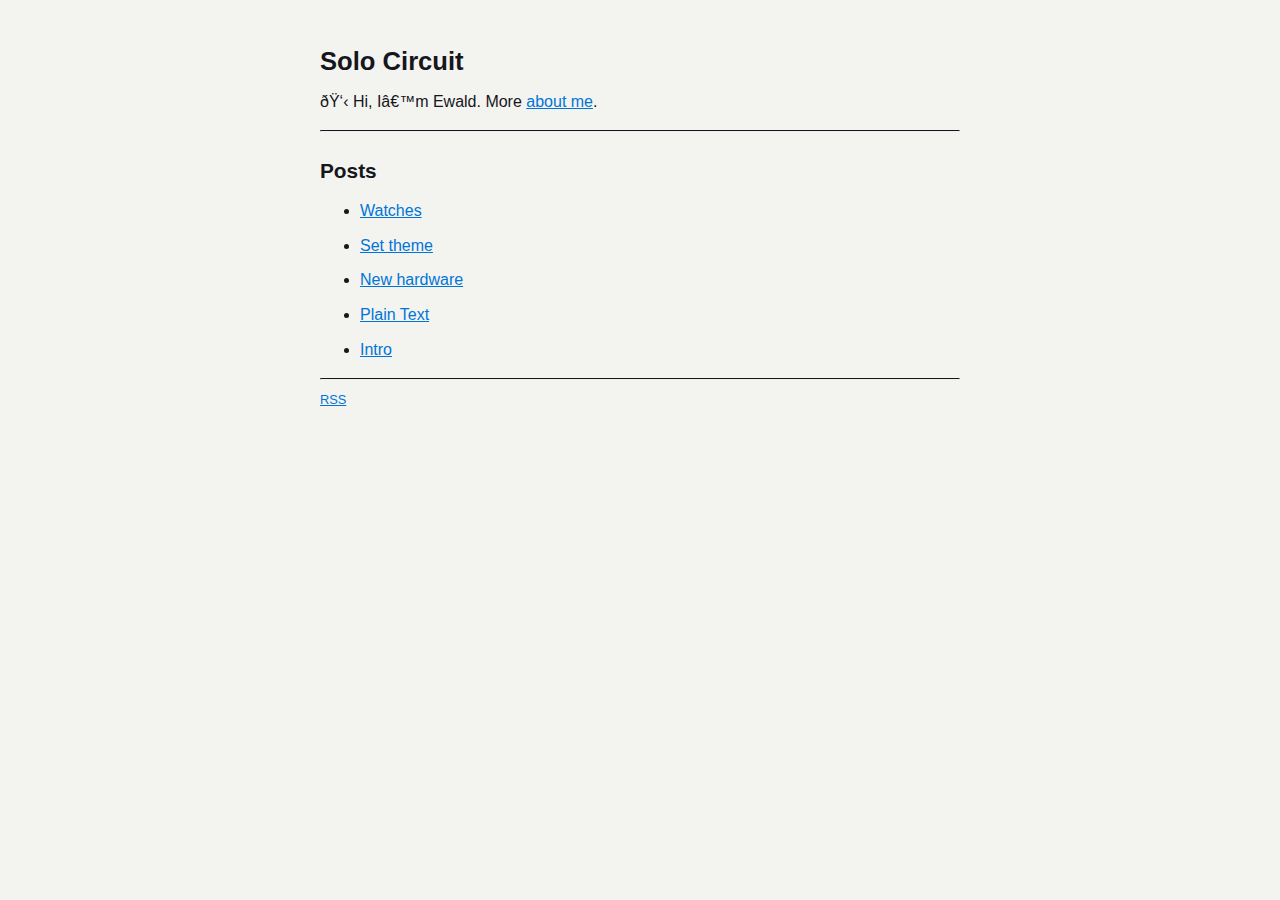
<file: index.html>
<!DOCTYPE html>
<html lang="en"><head>
  <meta content="text/html; charset=UTF-8" name="Content-Type">
  <meta http-equiv="X-UA-Compatible" content="IE=edge">
  <meta name="viewport" content="width=device-width">
  <title>Solo Circuit</title>
  
  <meta property="og:url" content="https://el1euw.github.io/">
  <link rel="canonical" href="https://el1euw.github.io/">
  
  <meta property="og:site_name" content="Solo Circuit">
  <meta property="og:type" content="website">
  <meta property="og:title" content="Solo Circuit">
  <meta property="og:description" content="Slowtech is a state of mind, not a lack of gadgets.">
  <meta name="description" content="Slowtech is a state of mind, not a lack of gadgets.">
  <link rel="stylesheet" href="/assets/main.css">
  <link rel="icon" href="/assets/favicon.png" type="image/png">
  <link rel="alternate" type="application/rss+xml" title="Solo Circuit RSS feed" href="/feed.xml">
</head>
<body>
    <header>
  <h1>Solo Circuit</h1>
</header>

<main>

<p>👋 Hi, I’m Ewald. More <a href="about">about me</a>.</p>


<hr><h2>Posts</h2>
    <ul class="more-space">
            <li><a class="post-link" href="/posts/watches.html">Watches</a></li>
          
            <li><a class="post-link" href="/posts/set-theme.html">Set theme</a></li>
          
            <li><a class="post-link" href="/posts/new-hardware.html">New hardware</a></li>
          
            <li><a class="post-link" href="/posts/plain-text.html">Plain Text</a></li>
          
            <li><a class="post-link" href="/posts/intro.html">Intro</a></li>
          </ul><footer>
  <hr>
  <p class="muted small"><a href="https://el1euw.github.io/feed.xml">RSS</a></p>
</footer>
</main>

  </body>
</html>
</file>
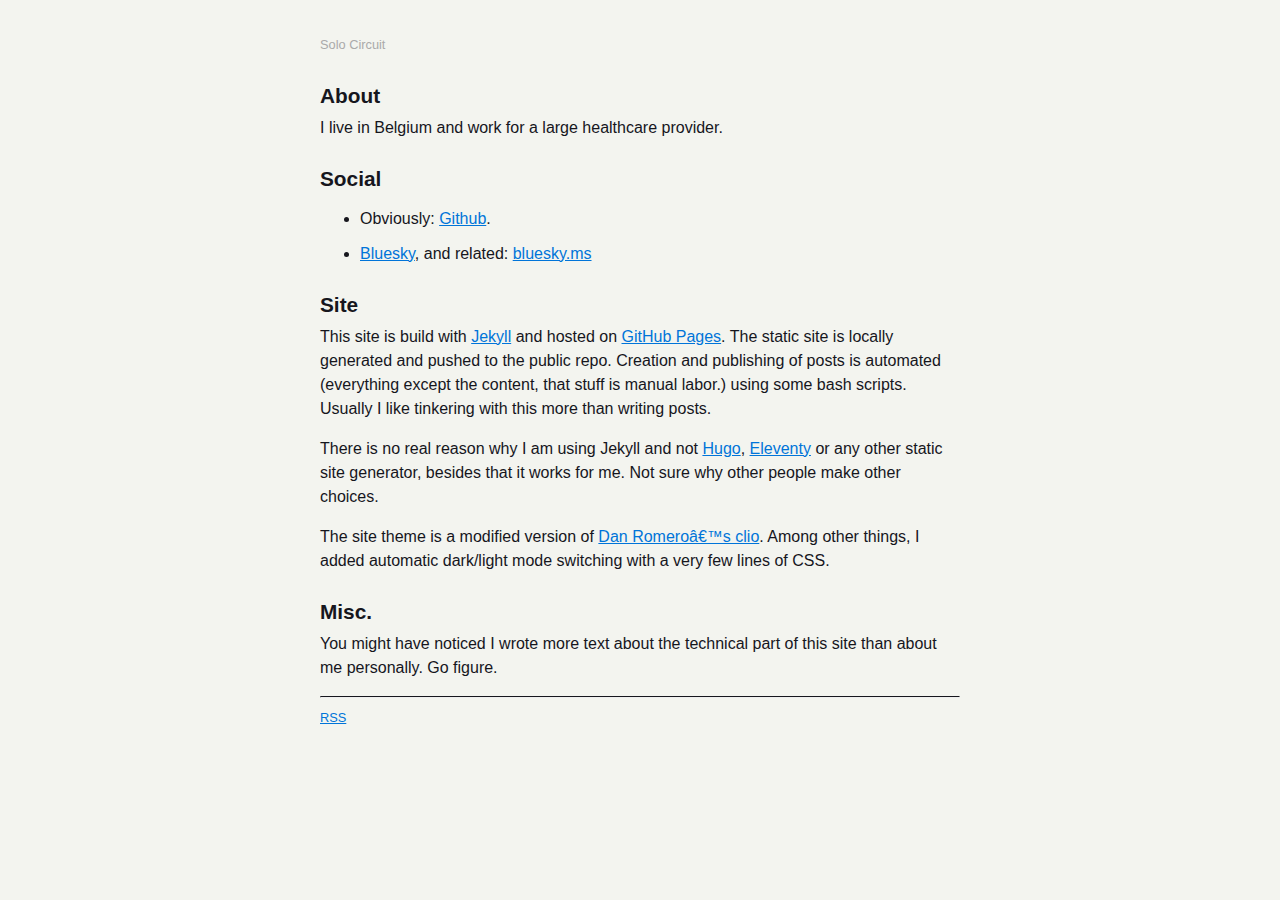
<file: about.html>
<!DOCTYPE html>
<html lang="en"><head>
  <meta content="text/html; charset=UTF-8" name="Content-Type">
  <meta http-equiv="X-UA-Compatible" content="IE=edge">
  <meta name="viewport" content="width=device-width">
  <title>Solo Circuit</title>
  
  <meta property="og:url" content="https://el1euw.github.io/about.html">
  <link rel="canonical" href="https://el1euw.github.io/about.html">
  
  <meta property="og:site_name" content="Solo Circuit">
  <meta property="og:type" content="website">
  <meta property="og:title" content="Solo Circuit">
  <meta property="og:description" content="Slowtech is a state of mind, not a lack of gadgets.">
  <meta name="description" content="Slowtech is a state of mind, not a lack of gadgets.">
  <link rel="stylesheet" href="/assets/main.css">
  <link rel="icon" href="/assets/favicon.png" type="image/png">
  <link rel="alternate" type="application/rss+xml" title="Solo Circuit RSS feed" href="/feed.xml">
</head>
<body>
    <a class="muted small" href="/">Solo Circuit</a>
<h1></h1>
<h2 id="about">About</h2>
<p>I live in Belgium and work for a large healthcare provider.</p>

<h2 id="social">Social</h2>
<ul>
  <li>Obviously:  <a href="https://github.com/el1euw">Github</a>.</li>
  <li><a href="https://bsky.app/profile/elieuw.bsky.social">Bluesky</a>, and related: <a href="https://bluesky.ms">bluesky.ms</a></li>
</ul>

<h2 id="site">Site</h2>
<p>This site is build with <a href="https://jekyllrb.com">Jekyll</a> and hosted on <a href="https://pages.github.com">GitHub Pages</a>. The static site is locally generated and pushed to the public repo. Creation and publishing of posts is automated (everything except the content, that stuff is manual labor.) using some bash scripts. Usually I like tinkering with this more than writing posts.</p>

<p>There is no real reason why I am using Jekyll and not <a href="https://gohugo.io">Hugo</a>, <a href="https://www.11ty.dev">Eleventy</a> or any other static site generator, besides that it works for me. Not sure why other people make other choices.</p>

<p>The site theme is a modified version of <a href="https://github.com/danromero/clio">Dan Romero’s clio</a>. Among other things, I added automatic dark/light mode switching with a very few lines of CSS.</p>

<h2 id="misc">Misc.</h2>
<p>You might have noticed I wrote more text about the technical part of this site than about me personally. Go figure.</p>
<footer>
  <hr>
  <p class="muted small"><a href="https://el1euw.github.io/feed.xml">RSS</a></p>
</footer>

  </body>
</html>
</file>
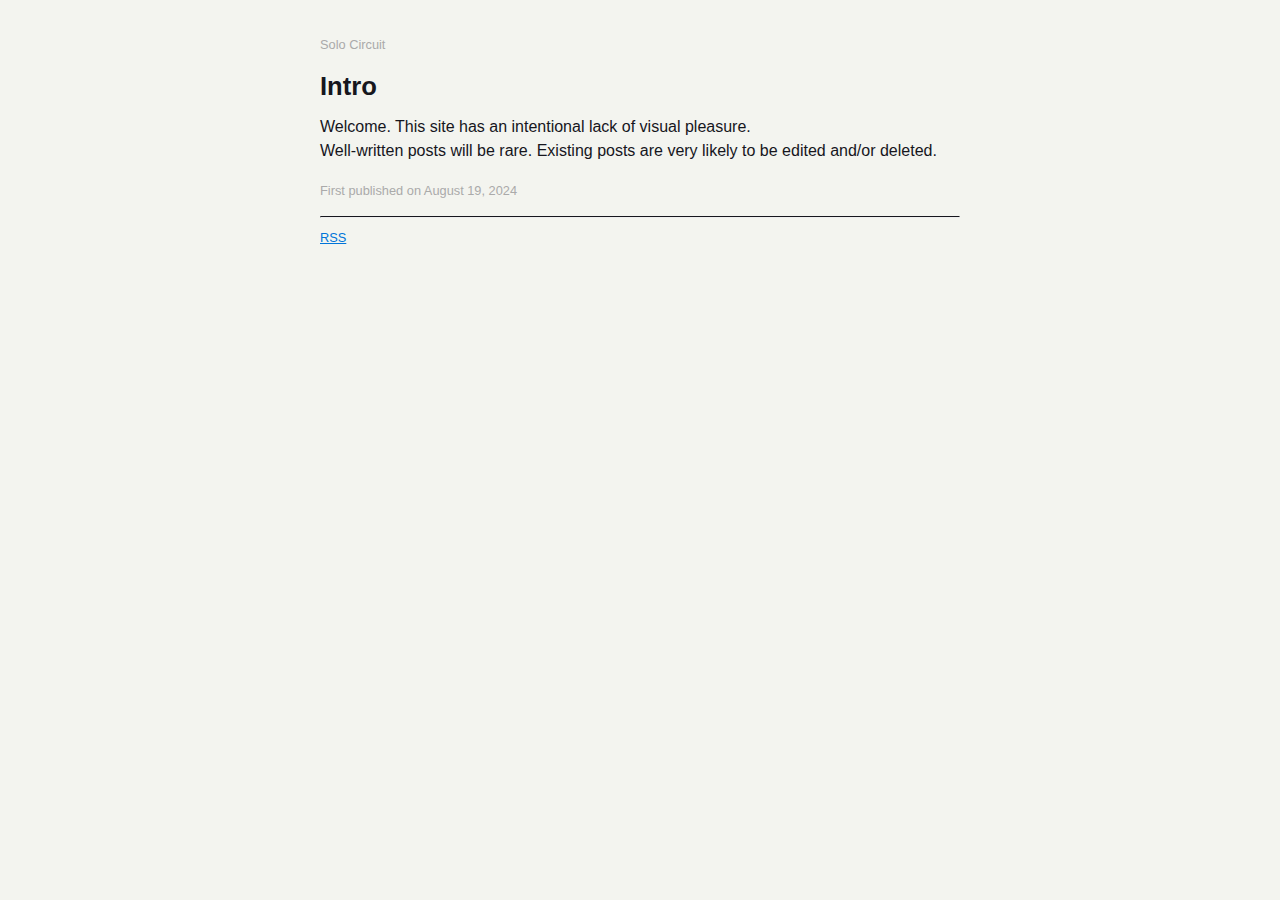
<file: posts/intro.html>
<!DOCTYPE html>
<html lang="en"><head>
  <meta content="text/html; charset=UTF-8" name="Content-Type">
  <meta http-equiv="X-UA-Compatible" content="IE=edge">
  <meta name="viewport" content="width=device-width">
  <title>Solo Circuit</title>
  
  <meta property="og:url" content="https://el1euw.github.io/posts/intro.html">
  <link rel="canonical" href="https://el1euw.github.io/posts/intro.html">
  
  <meta property="og:site_name" content="Solo Circuit">
  <meta property="og:type" content="website">
  <meta property="og:title" content="Solo Circuit">
  <meta property="og:description" content="Slowtech is a state of mind, not a lack of gadgets.">
  <meta name="description" content="Slowtech is a state of mind, not a lack of gadgets.">
  <link rel="stylesheet" href="/assets/main.css">
  <link rel="icon" href="/assets/favicon.png" type="image/png">
  <link rel="alternate" type="application/rss+xml" title="Solo Circuit RSS feed" href="/feed.xml">
</head>
<body>
    <a class="muted small" href="/">Solo Circuit</a>
<h1>Intro</h1>
<p>Welcome.
This site has an intentional lack of visual pleasure.<br />
Well-written posts will be rare. Existing posts are very likely to be edited and/or deleted.</p>

<p class="muted small">First published on August 19, 2024</p><footer>
  <hr>
  <p class="muted small"><a href="https://el1euw.github.io/feed.xml">RSS</a></p>
</footer>

  </body>
</html>
</file>
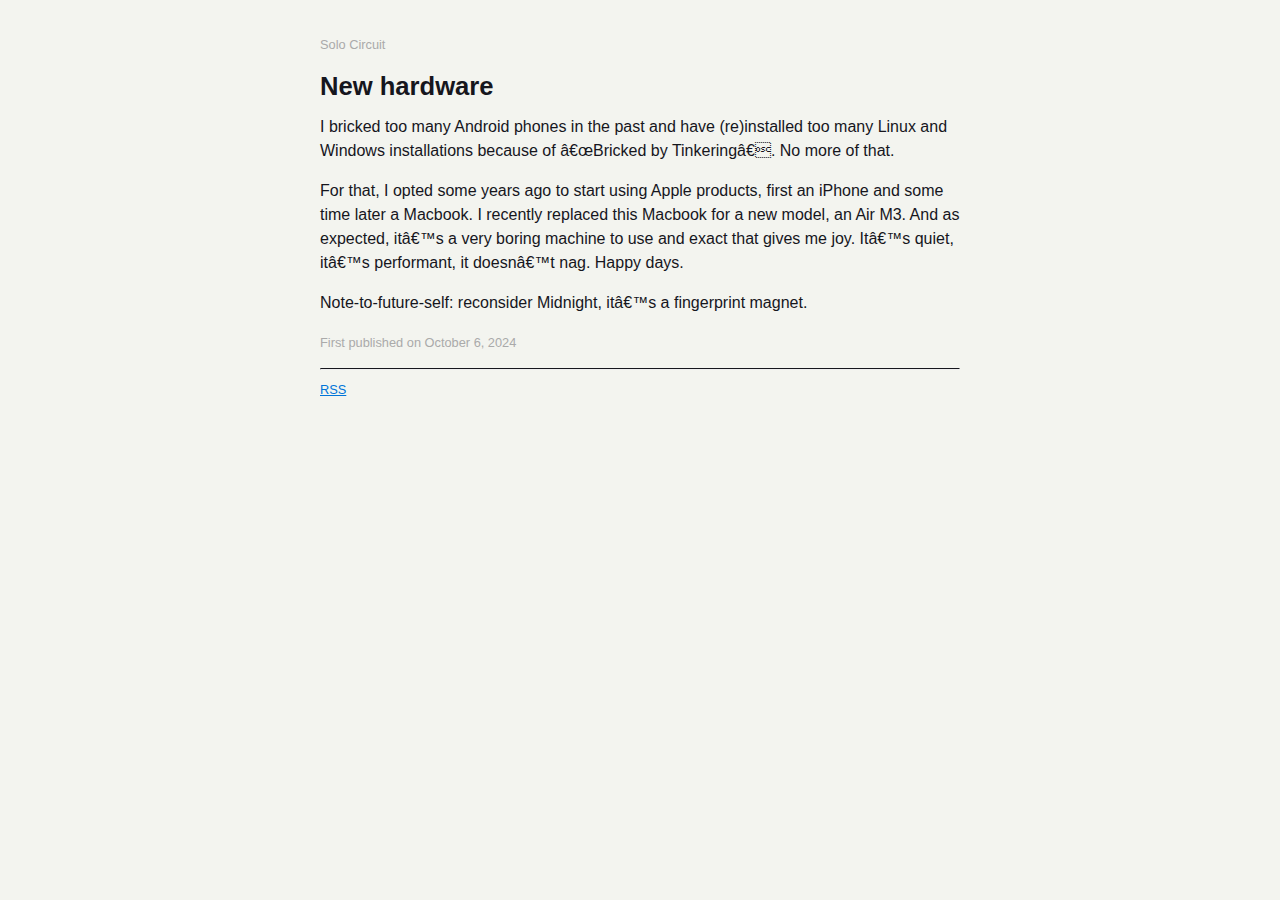
<file: posts/new-hardware.html>
<!DOCTYPE html>
<html lang="en"><head>
  <meta content="text/html; charset=UTF-8" name="Content-Type">
  <meta http-equiv="X-UA-Compatible" content="IE=edge">
  <meta name="viewport" content="width=device-width">
  <title>Solo Circuit</title>
  
  <meta property="og:url" content="https://el1euw.github.io/posts/new-hardware.html">
  <link rel="canonical" href="https://el1euw.github.io/posts/new-hardware.html">
  
  <meta property="og:site_name" content="Solo Circuit">
  <meta property="og:type" content="website">
  <meta property="og:title" content="Solo Circuit">
  <meta property="og:description" content="Slowtech is a state of mind, not a lack of gadgets.">
  <meta name="description" content="Slowtech is a state of mind, not a lack of gadgets.">
  <link rel="stylesheet" href="/assets/main.css">
  <link rel="icon" href="/assets/favicon.png" type="image/png">
  <link rel="alternate" type="application/rss+xml" title="Solo Circuit RSS feed" href="/feed.xml">
</head>
<body>
    <a class="muted small" href="/">Solo Circuit</a>
<h1>New hardware</h1>
<p>I bricked too many Android phones in the past and have (re)installed too many Linux and Windows installations because of “Bricked by Tinkering”. No more of that.</p>

<p>For that, I opted some years ago to start using Apple products, first an iPhone and some time later a Macbook. I recently replaced this Macbook for a new model, an Air M3. And as expected, it’s a very boring machine to use and exact that gives me joy. It’s quiet, it’s performant, it doesn’t nag. Happy days.</p>

<p>Note-to-future-self: reconsider Midnight, it’s a fingerprint magnet.</p>

<p class="muted small">First published on October 6, 2024</p><footer>
  <hr>
  <p class="muted small"><a href="https://el1euw.github.io/feed.xml">RSS</a></p>
</footer>

  </body>
</html>
</file>
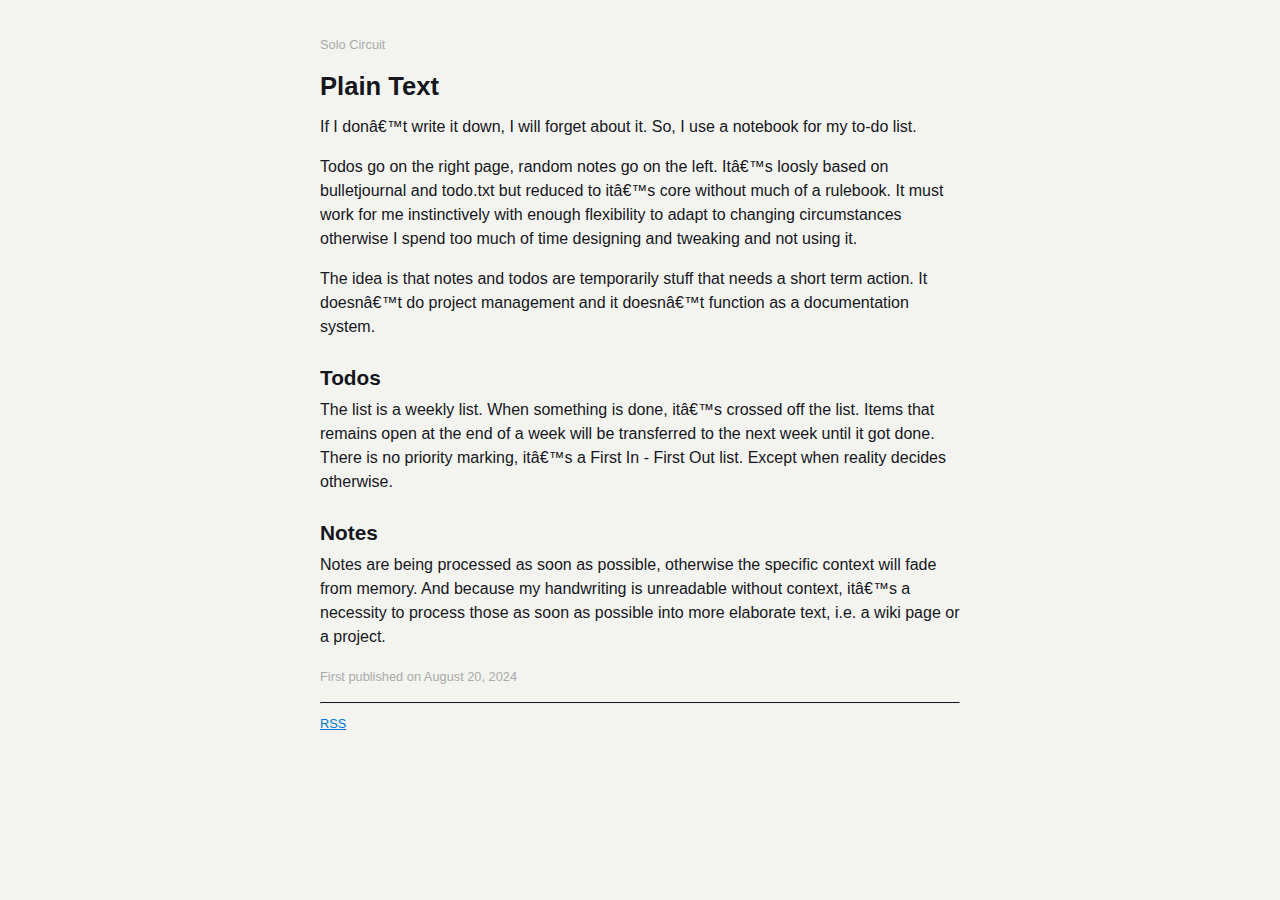
<file: posts/plain-text.html>
<!DOCTYPE html>
<html lang="en"><head>
  <meta content="text/html; charset=UTF-8" name="Content-Type">
  <meta http-equiv="X-UA-Compatible" content="IE=edge">
  <meta name="viewport" content="width=device-width">
  <title>Solo Circuit</title>
  
  <meta property="og:url" content="https://el1euw.github.io/posts/plain-text.html">
  <link rel="canonical" href="https://el1euw.github.io/posts/plain-text.html">
  
  <meta property="og:site_name" content="Solo Circuit">
  <meta property="og:type" content="website">
  <meta property="og:title" content="Solo Circuit">
  <meta property="og:description" content="Slowtech is a state of mind, not a lack of gadgets.">
  <meta name="description" content="Slowtech is a state of mind, not a lack of gadgets.">
  <link rel="stylesheet" href="/assets/main.css">
  <link rel="icon" href="/assets/favicon.png" type="image/png">
  <link rel="alternate" type="application/rss+xml" title="Solo Circuit RSS feed" href="/feed.xml">
</head>
<body>
    <a class="muted small" href="/">Solo Circuit</a>
<h1>Plain Text</h1>
<p>If I don’t write it down, I will forget about it. So, I use a notebook for my to-do list.</p>

<p>Todos go on the right page, random notes go on the left. It’s loosly based on bulletjournal and todo.txt but reduced to it’s core without much of a rulebook. It must work for me instinctively with enough flexibility to adapt to changing circumstances otherwise I spend too much of time designing and tweaking and not using it.</p>

<p>The idea is that notes and todos are temporarily stuff that needs a short term action. It doesn’t do project management and it doesn’t function as a documentation system.</p>

<h2 id="todos">Todos</h2>
<p>The list is a weekly list. When something is done, it’s crossed off the list. Items that remains open at the end of a week will be transferred to the next week until it got done. There is no priority marking, it’s a First In - First Out list. Except when reality decides otherwise.</p>

<h2 id="notes">Notes</h2>
<p>Notes are being processed as soon as possible, otherwise the specific context will fade from memory. And because my handwriting is unreadable without context, it’s a necessity to process those as soon as possible into more elaborate text, i.e. a wiki page or a project.</p>


<p class="muted small">First published on August 20, 2024</p><footer>
  <hr>
  <p class="muted small"><a href="https://el1euw.github.io/feed.xml">RSS</a></p>
</footer>

  </body>
</html>
</file>
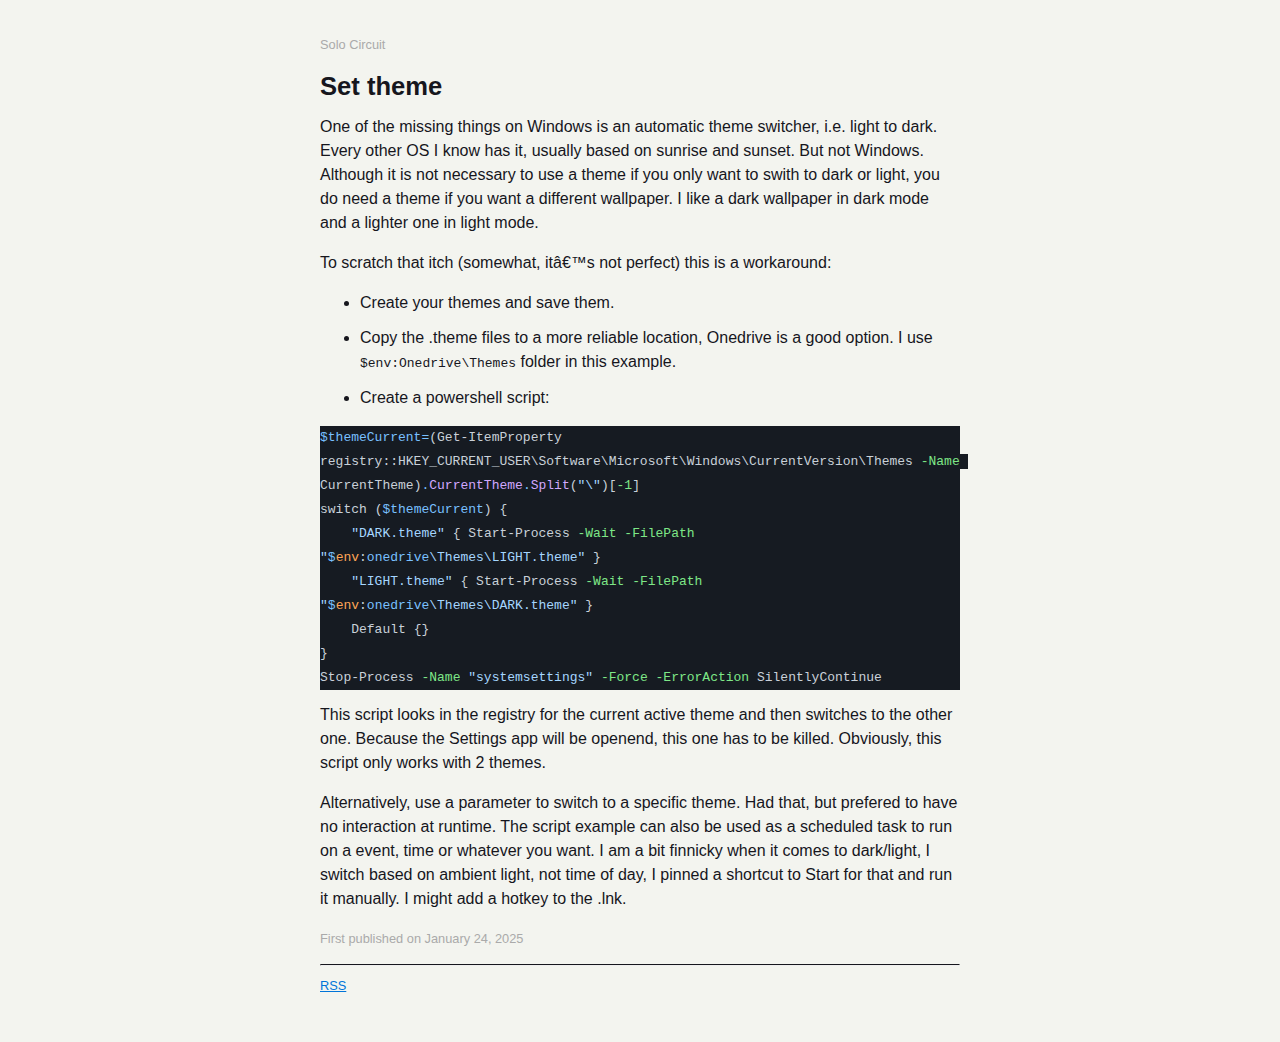
<file: posts/set-theme.html>
<!DOCTYPE html>
<html lang="en"><head>
  <meta content="text/html; charset=UTF-8" name="Content-Type">
  <meta http-equiv="X-UA-Compatible" content="IE=edge">
  <meta name="viewport" content="width=device-width">
  <title>Solo Circuit</title>
  
  <meta property="og:url" content="https://el1euw.github.io/posts/set-theme.html">
  <link rel="canonical" href="https://el1euw.github.io/posts/set-theme.html">
  
  <meta property="og:site_name" content="Solo Circuit">
  <meta property="og:type" content="website">
  <meta property="og:title" content="Solo Circuit">
  <meta property="og:description" content="Slowtech is a state of mind, not a lack of gadgets.">
  <meta name="description" content="Slowtech is a state of mind, not a lack of gadgets.">
  <link rel="stylesheet" href="/assets/main.css">
  <link rel="icon" href="/assets/favicon.png" type="image/png">
  <link rel="alternate" type="application/rss+xml" title="Solo Circuit RSS feed" href="/feed.xml">
</head>
<body>
    <a class="muted small" href="/">Solo Circuit</a>
<h1>Set theme</h1>
<p>One of the missing things on Windows is an automatic theme switcher, i.e. light to dark. Every other OS I know has it, usually based on sunrise and sunset. But not Windows. Although it is not necessary to use a theme if you only want to swith to dark or light, you do need a theme if you want a different wallpaper. I like a dark wallpaper in dark mode and a lighter one in light mode.</p>

<p>To scratch that itch (somewhat, it’s not perfect) this is a workaround:</p>
<ul>
  <li>Create your themes and save them.</li>
  <li>Copy the .theme files to a more reliable location, Onedrive is a good option. I use <code class="language-plaintext highlighter-rouge">$env:Onedrive\Themes</code> folder in this example.</li>
  <li>Create a powershell script:</li>
</ul>

<div class="language-powershell highlighter-rouge"><div class="highlight"><pre class="highlight"><code><span class="nv">$themeCurrent</span><span class="o">=</span><span class="p">(</span><span class="n">Get-ItemProperty</span><span class="w"> </span><span class="nx">registry::HKEY_CURRENT_USER\Software\Microsoft\Windows\CurrentVersion\Themes</span><span class="w"> </span><span class="nt">-Name</span><span class="w"> </span><span class="nx">CurrentTheme</span><span class="p">)</span><span class="o">.</span><span class="nf">CurrentTheme</span><span class="o">.</span><span class="nf">Split</span><span class="p">(</span><span class="s2">"\"</span><span class="p">)[</span><span class="nt">-1</span><span class="p">]</span><span class="w">
</span><span class="nx">switch</span><span class="w"> </span><span class="p">(</span><span class="nv">$themeCurrent</span><span class="p">)</span><span class="w"> </span><span class="p">{</span><span class="w">
    </span><span class="s2">"DARK.theme"</span><span class="w"> </span><span class="p">{</span><span class="w"> </span><span class="n">Start-Process</span><span class="w"> </span><span class="nt">-Wait</span><span class="w"> </span><span class="nt">-FilePath</span><span class="w"> </span><span class="s2">"</span><span class="nv">$</span><span class="nn">env</span><span class="p">:</span><span class="nv">onedrive</span><span class="s2">\Themes\LIGHT.theme"</span><span class="w"> </span><span class="p">}</span><span class="w">
    </span><span class="s2">"LIGHT.theme"</span><span class="w"> </span><span class="p">{</span><span class="w"> </span><span class="n">Start-Process</span><span class="w"> </span><span class="nt">-Wait</span><span class="w"> </span><span class="nt">-FilePath</span><span class="w"> </span><span class="s2">"</span><span class="nv">$</span><span class="nn">env</span><span class="p">:</span><span class="nv">onedrive</span><span class="s2">\Themes\DARK.theme"</span><span class="w"> </span><span class="p">}</span><span class="w">
    </span><span class="n">Default</span><span class="w"> </span><span class="p">{}</span><span class="w">
</span><span class="p">}</span><span class="w">
</span><span class="n">Stop-Process</span><span class="w"> </span><span class="nt">-Name</span><span class="w"> </span><span class="s2">"systemsettings"</span><span class="w"> </span><span class="nt">-Force</span><span class="w"> </span><span class="nt">-ErrorAction</span><span class="w"> </span><span class="nx">SilentlyContinue</span><span class="w">
</span></code></pre></div></div>

<p>This script looks in the registry for the current active theme and then switches to the other one. Because the Settings app will be openend, this one has to be killed. Obviously, this script only works with 2 themes.</p>

<p>Alternatively, use a parameter to switch to a specific theme. Had that, but prefered to have no interaction at runtime. The script example can also be used as a scheduled task to run on a event, time or whatever you want. I am a bit finnicky when it comes to dark/light, I switch based on ambient light, not time of day, I pinned a shortcut to Start for that and run it manually. I might add a hotkey to the .lnk.</p>

<p class="muted small">First published on January 24, 2025</p><footer>
  <hr>
  <p class="muted small"><a href="https://el1euw.github.io/feed.xml">RSS</a></p>
</footer>

  </body>
</html>
</file>
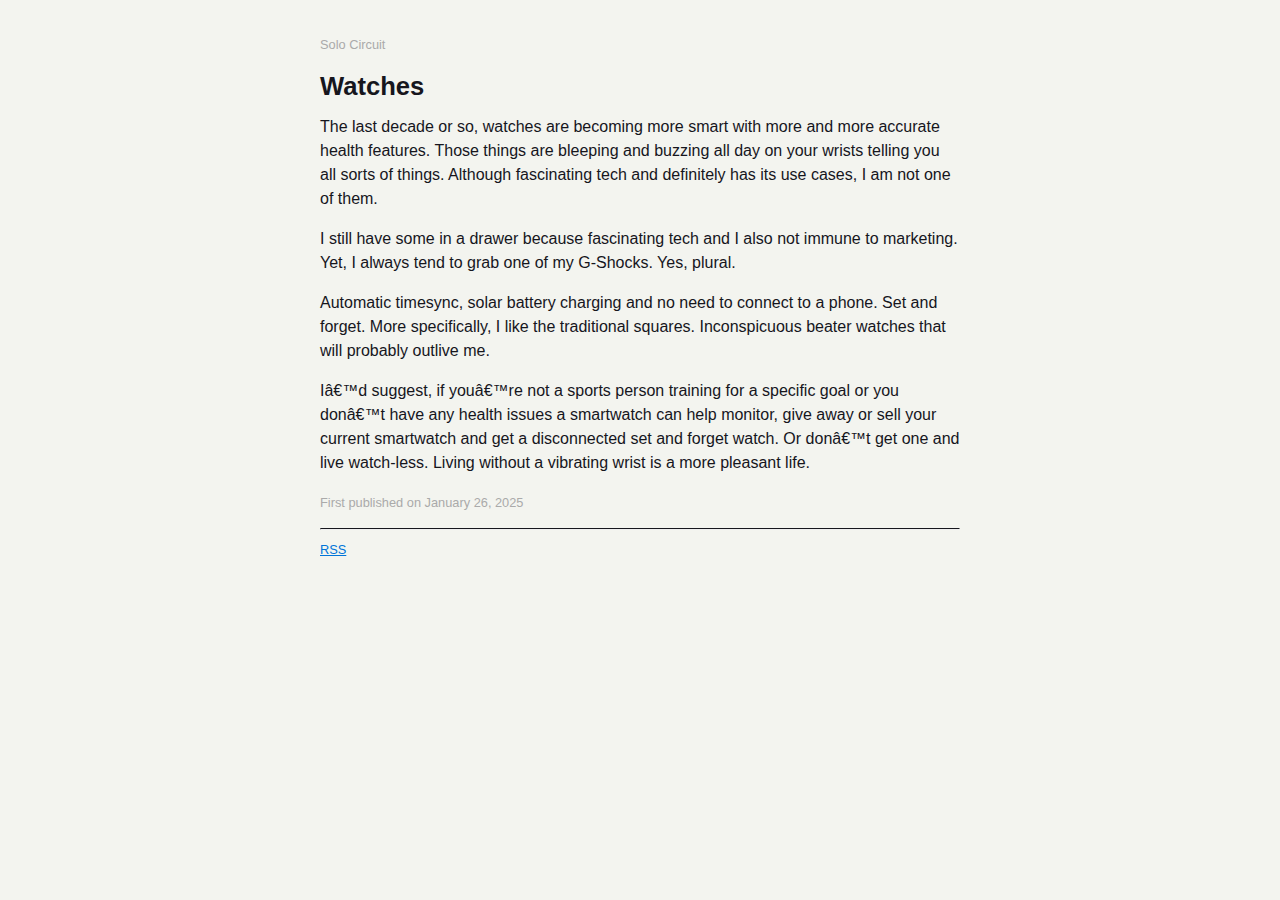
<file: posts/watches.html>
<!DOCTYPE html>
<html lang="en"><head>
  <meta content="text/html; charset=UTF-8" name="Content-Type">
  <meta http-equiv="X-UA-Compatible" content="IE=edge">
  <meta name="viewport" content="width=device-width">
  <title>Solo Circuit</title>
  
  <meta property="og:url" content="https://el1euw.github.io/posts/watches.html">
  <link rel="canonical" href="https://el1euw.github.io/posts/watches.html">
  
  <meta property="og:site_name" content="Solo Circuit">
  <meta property="og:type" content="website">
  <meta property="og:title" content="Solo Circuit">
  <meta property="og:description" content="Slowtech is a state of mind, not a lack of gadgets.">
  <meta name="description" content="Slowtech is a state of mind, not a lack of gadgets.">
  <link rel="stylesheet" href="/assets/main.css">
  <link rel="icon" href="/assets/favicon.png" type="image/png">
  <link rel="alternate" type="application/rss+xml" title="Solo Circuit RSS feed" href="/feed.xml">
</head>
<body>
    <a class="muted small" href="/">Solo Circuit</a>
<h1>Watches</h1>
<p>The last decade or so, watches are becoming more smart with more and more accurate health features. Those things are bleeping and buzzing all day on your wrists telling you all sorts of things. Although fascinating tech and definitely has its use cases, I am not one of them.</p>

<p>I still have some in a drawer because fascinating tech and I also not immune to marketing. Yet, I always tend to grab one of my G-Shocks. Yes, plural.</p>

<p>Automatic timesync, solar battery charging and no need to connect to a phone. Set and forget. More specifically, I like the traditional squares. Inconspicuous beater watches that will probably outlive me.</p>

<p>I’d suggest, if you’re not a sports person training for a specific goal or you don’t have any health issues a smartwatch can help monitor, give away or sell your current smartwatch and get a disconnected set and forget watch. Or don’t get one and live watch-less. Living without a vibrating wrist is a more pleasant life.</p>

<p class="muted small">First published on January 26, 2025</p><footer>
  <hr>
  <p class="muted small"><a href="https://el1euw.github.io/feed.xml">RSS</a></p>
</footer>

  </body>
</html>
</file>
<file: assets/main.css>
@import "code.css";

body {
  font-family: -apple-system, BlinkMacSystemFont, "Segoe UI", Helvetica, Arial, sans-serif;
  line-height: 1.5em;
  font-size: 1em;
  color: #16161D;
  max-width: 40rem;
  padding: 2rem;
  margin: auto;
  background-color:rgb(243,244,239);
}

header {
  display: block;
  width: 100%;
  float: left;
}

img {
  max-width: 100%; 
}

a {
  color: #0074D9; 
}

h1, h2, strong {
  color: #16161D; 
}

h1 {
  font-size: 1.6em;
}

h2, h3 {
  font-size: 1.3em; 
  margin-top: 1.3em;
  margin-bottom: 0.2em; 
}

h3 {
  font-size: 1.1em; 
  font-style: italic; 
}

p {
  margin-top: 0.5em;
  margin-bottom: 1em;
}

li {
  margin-top: 0.5em;
  margin-bottom: 0.66em;
}

hr {
  color: #16161D;
  border-top: 1px solid #16161D; 
}

.muted {
  color: #aaa;
  text-decoration: none; 
}

.small {
  font-size: .8em; 
}

code {
  white-space: pre-wrap;
}

@media (prefers-color-scheme: dark) {
  body {background:#16161D;color:rgb(243,244,239);}
  h1, h2, strong { color:rgb(243,244,239);}
  hr { color: rgb(243,244,239); border-top: 1px solid rgb(243,244,239);}
  a {color: rgb(243,244,239); }
}
</file>
